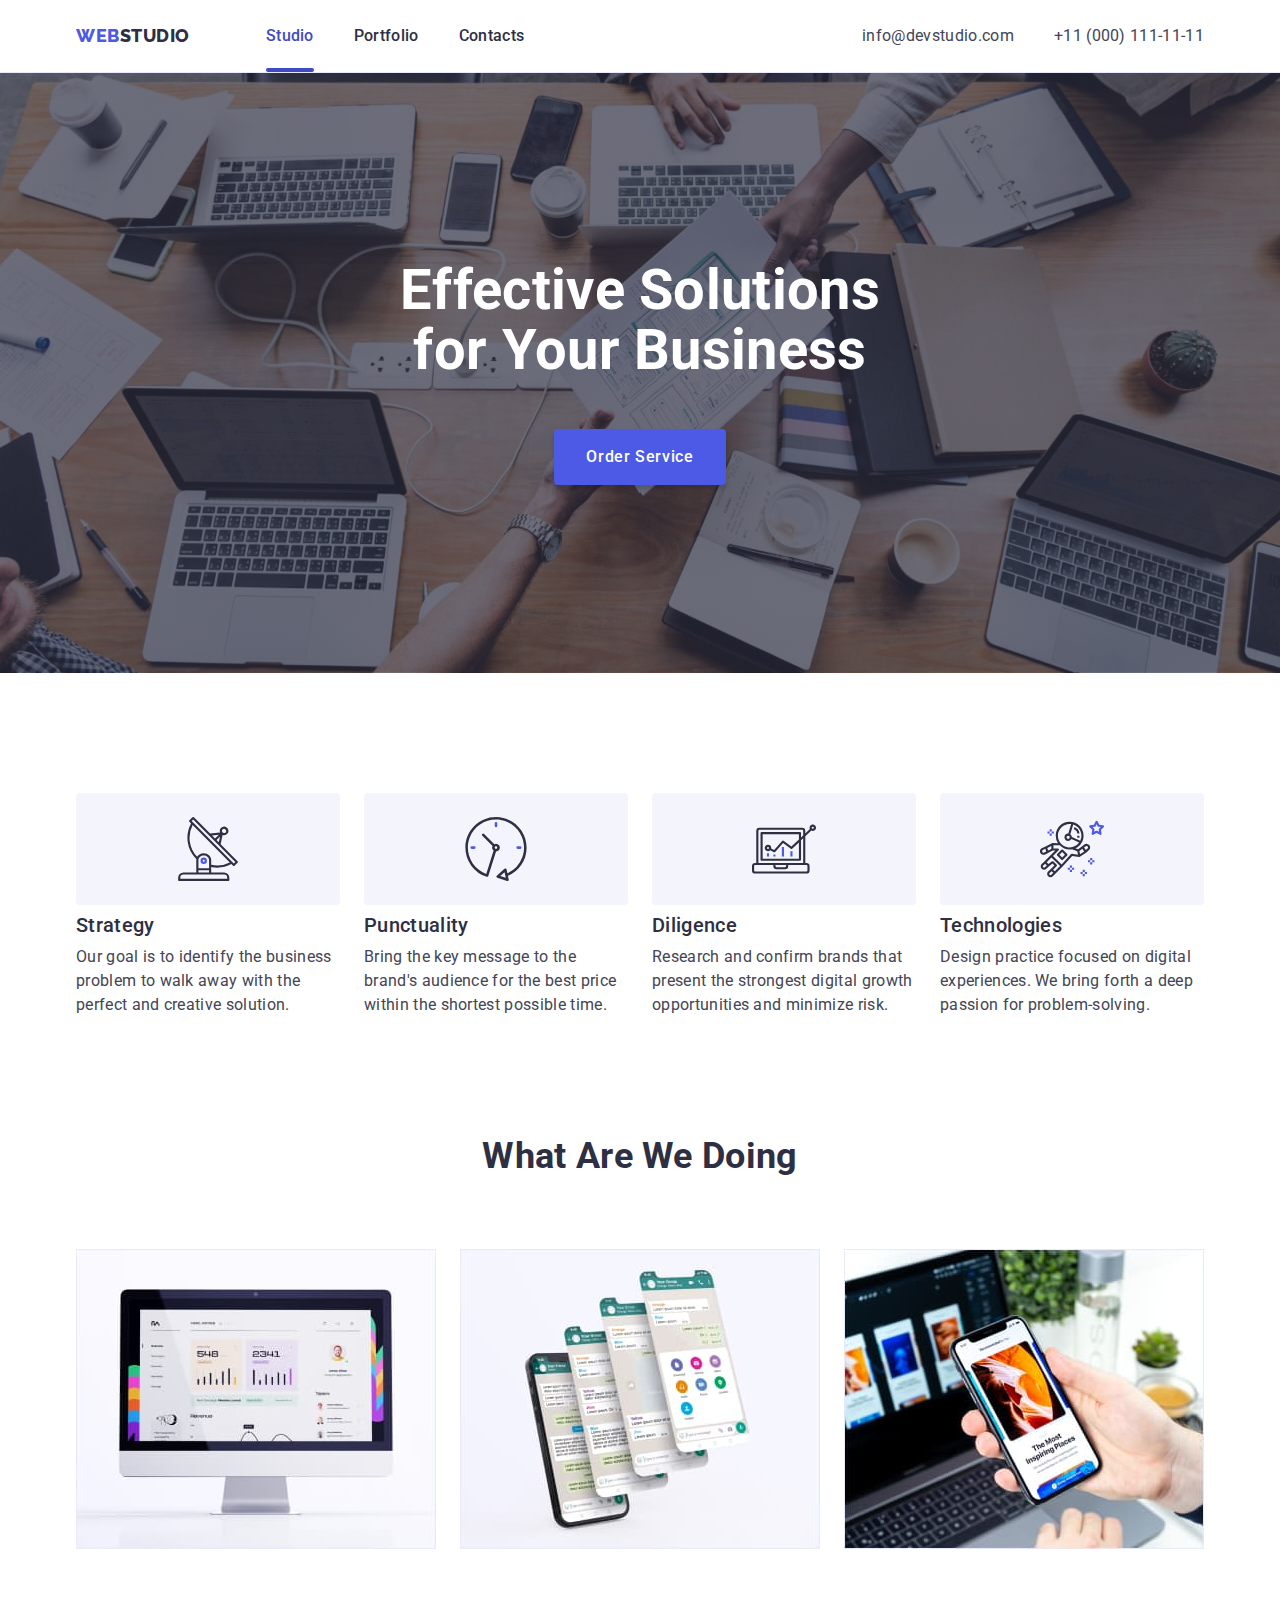
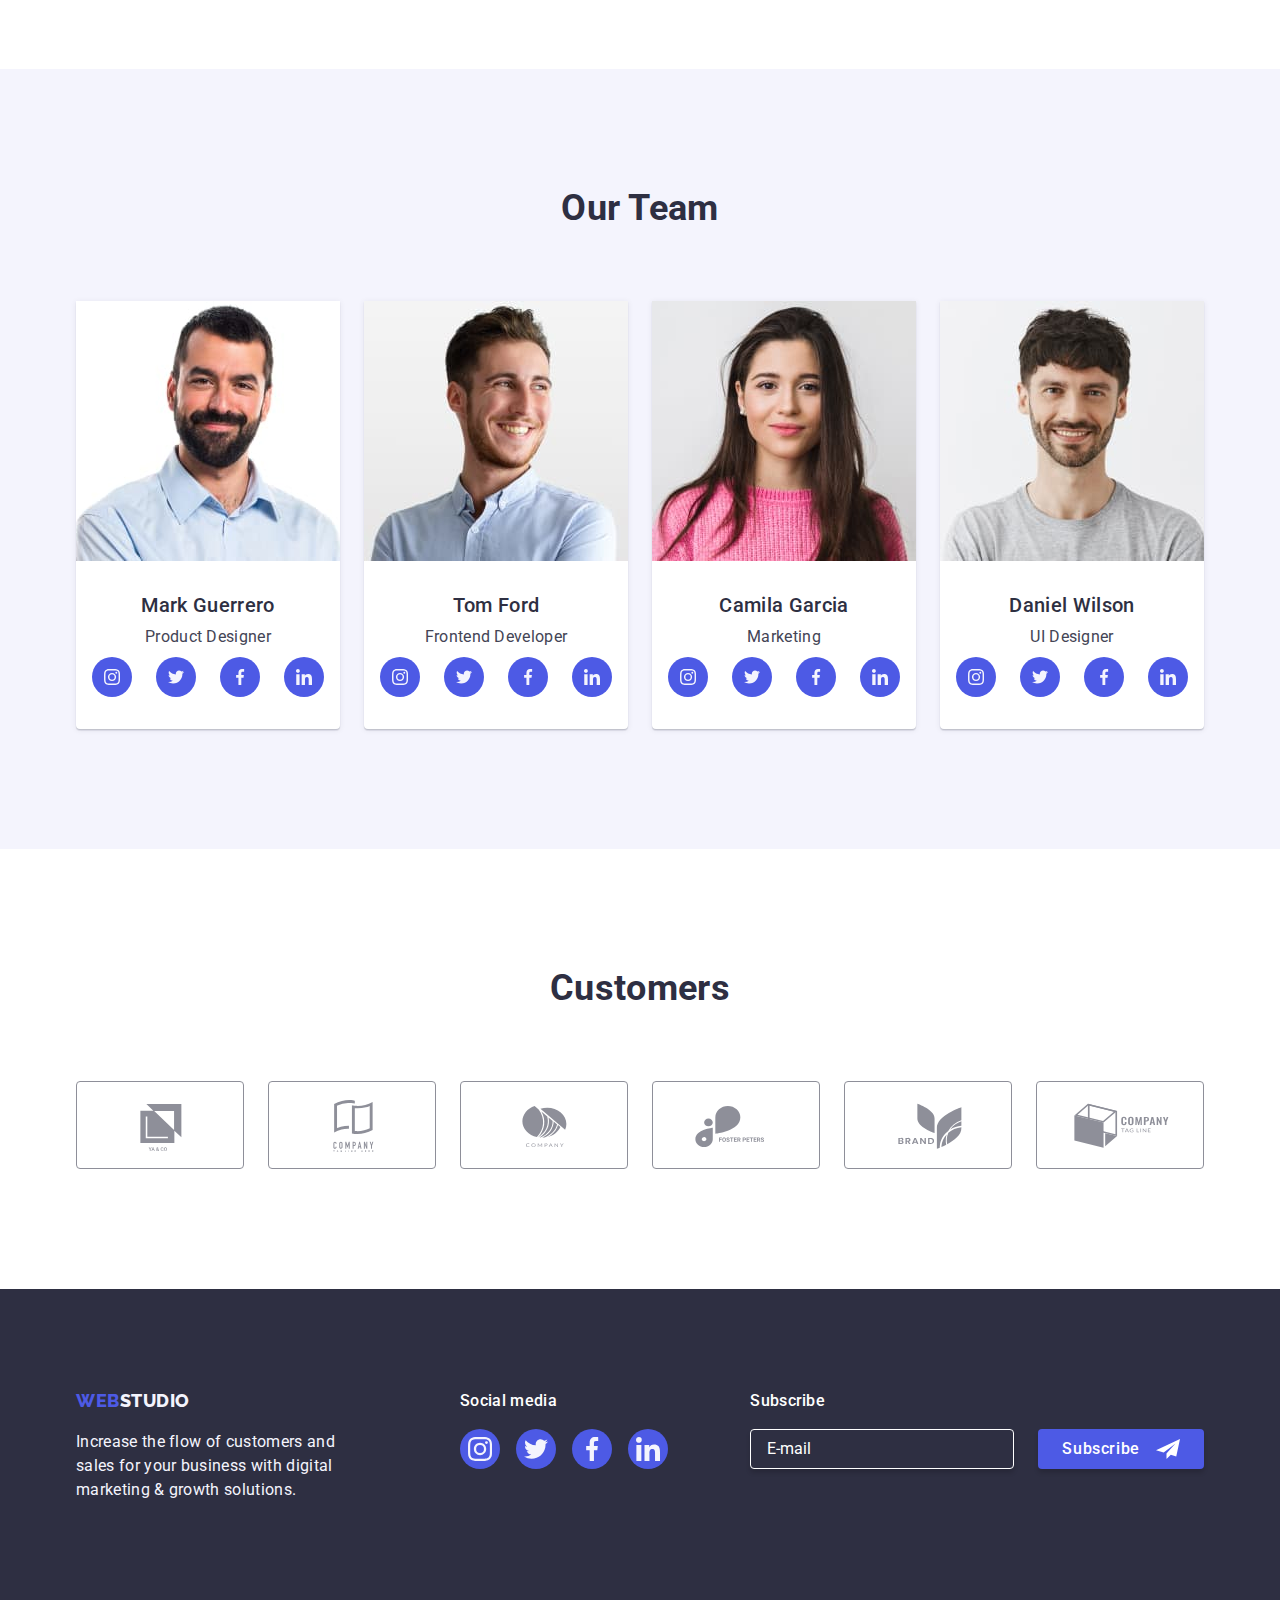
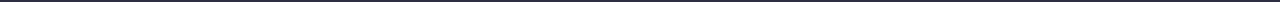
<file: index.html>
<!DOCTYPE html>
<html lang="en">
	<head>
		<meta charset="UTF-8" />
		<meta http-equiv="X-UA-Compatible" content="IE=edge" />
		<meta name="viewport" content="width=device-width, initial-scale=1.0" />
		<title>WebStudio</title>
		<link rel="preconnect" href="https://fonts.googleapis.com" />
		<link rel="preconnect" href="https://fonts.gstatic.com" crossorigin />
		<link
			href="https://fonts.googleapis.com/css2?family=Raleway:wght@800&family=Roboto:wght@400;500;700&display=swap"
			rel="stylesheet"
		/>
		<link
			rel="stylesheet"
			href="https://cdnjs.cloudflare.com/ajax/libs/modern-normalize/1.1.0/modern-normalize.min.css"
		/>
		<link rel="stylesheet" href="./css/ad.css" />
	</head>
	<body>
		<header class="header-decorat">
			<!-- Top line -->
			<div class="container main-nav">
				<nav class="header">
					<a href="./index.html" class="logo">
						<span class="logo-web">Web</span>Studio
					</a>

					<ul class="site-nav list">
						<li class="item">
							<a href="./index.html" class="link main-index">Studio</a>
						</li>
						<li class="item">
							<a href="./portfolio.html" class="link">Portfolio</a>
						</li>
						<li class="item"><a href="" class="link">Contacts</a></li>
					</ul>
				</nav>
				<button type="button" class="button-burger js-open-menu">
					<svg class="mobile-menu-icon" width="32" height="22">
						<use href="./images/symbol-defs-fix.svg#menu-burger"></use>
					</svg>
				</button>
				<address class="address">
					<ul class="list address-list">
						<li class="item">
							<a href="mailto:info@devstudio.com" class="address-link"
								>info@devstudio.com</a
							>
						</li>
						<li class="item">
							<a href="tel:+110001111111" class="address-link"
								>+11 (000) 111-11-11</a
							>
						</li>
					</ul>
				</address>
			</div>
			<div class="mobile-menu js-menu-container">
				<div class="mobile-menu-container">
					<button class="mobile-menu-close js-close-menu">
						<svg width="8" height="8">
							<use href="./images/symbol-defs-fix.svg#close-black"></use>
						</svg>
					</button>
					<ul class="site-nav-mobile list">
						<li class="item-mobile">
							<a href="./index.html" class="link-mobile main-index">Studio</a>
						</li>
						<li class="item-mobile">
							<a href="./portfolio.html" class="link-mobile">Portfolio</a>
						</li>
						<li class="item-mobile">
							<a href="" class="link-mobile">Contacts</a>
						</li>
					</ul>
					<address class="address-mobile">
						<ul class="list address-list-mobile">
							<li class="item-mobile-address">
								<a href="tel:+110001111111" class="address-link-mobile"
									>+11 (000) 111-11-11</a
								>
							</li>
							<li class="item-mobile-address">
								<a href="mailto:info@devstudio.com" class="address-link-mail"
									>info@devstudio.com</a
								>
							</li>
						</ul>
					</address>
					<ul class="mobile-social">
						<li class="footer-item-mobile">
							<a href="" class="mobile-link">
								<svg width="24" height="24">
									<use href="./images/symbol-defs-fix.svg#instagram"></use></svg
							></a>
						</li>
						<li class="footer-item-mobile">
							<a href="" class="mobile-link"
								><svg width="24" height="24">
									<use href="./images/symbol-defs-fix.svg#twitter"></use>
								</svg>
							</a>
						</li>
						<li class="footer-item-mobile">
							<a href="" class="mobile-link"
								><svg width="24" height="24">
									<use href="./images/symbol-defs-fix.svg#facebook"></use>
								</svg>
							</a>
						</li>
						<li class="footer-item-mobile">
							<a href="" class="mobile-link"
								><svg width="24" height="24">
									<use href="./images/symbol-defs-fix.svg#linkedin"></use></svg
							></a>
						</li>
					</ul>
				</div>
			</div>
		</header>

		<main>
			<!-- hero image -->
			<section class="hero">
				<div class="container">
					<h1 class="hero-titel">Effective Solutions for Your Business</h1>
					<button type="button" class="hero-button" data-modal-open>
						Order Service
					</button>
				</div>
			</section>

			<!-- Feature -->
			<section class="section">
				<div class="container">
					<h2 class="visually-hidden">Feature</h2>
					<ul class="feature-list">
						<li class="calc">
							<div class="feature-item">
								<svg class="icon-feature" width="64" height="64">
									<use href="./images/symbol-defs-fix.svg#antenna"></use>
								</svg>
							</div>
							<h3 class="feature-title">Strategy</h3>
							<p class="text">
								Our goal is to identify the business problem to walk away with
								the perfect and creative solution.
							</p>
						</li>
						<li class="calc">
							<div class="feature-item">
								<svg class="icon-feature" width="64" height="64">
									<use href="./images/symbol-defs-fix.svg#clock"></use>
								</svg>
							</div>
							<h3 class="feature-title">Punctuality</h3>
							<p class="text">
								Bring the key message to the brand's audience for the best price
								within the shortest possible time.
							</p>
						</li>
						<li class="calc">
							<div class="feature-item">
								<svg class="icon-feature" width="64" height="64">
									<use href="./images/symbol-defs-fix.svg#diagram"></use>
								</svg>
							</div>
							<h3 class="feature-title">Diligence</h3>
							<p class="text">
								Research and confirm brands that present the strongest digital
								growth opportunities and minimize risk.
							</p>
						</li>
						<li class="calc">
							<div class="feature-item">
								<svg class="icon-feature" width="64" height="64">
									<use href="./images/symbol-defs-fix.svg#astronaut"></use>
								</svg>
							</div>
							<h3 class="feature-title">Technologies</h3>
							<p class="text">
								Design practice focused on digital experiences. We bring forth a
								deep passion for problem-solving.
							</p>
						</li>
					</ul>
				</div>
			</section>

			<!-- What are we doing -->
			<section class="section works">
				<div class="container">
					<h2 class="section-title">What are we doing</h2>
					<ul class="work list">
						<li class="item">
							<img
								src="./images/example.jpg"
								alt="examples of work"
								width="360"
							/>
						</li>
						<li class="item">
							<img
								src="./images/example_2.jpg"
								alt="examples of work"
								width="360"
							/>
						</li>
						<li class="item">
							<img
								src="./images/example_3.jpg"
								alt="examples of work"
								width="360"
							/>
						</li>
					</ul>
				</div>
			</section>

			<!-- Our Team -->
			<section class="section team">
				<div class="container">
					<h2 class="section-title">Our Team</h2>
					<ul class="team-list">
						<li class="team-card">
							<img
								srcset="./images/photo_mark_guerrero@2x.jpg 2x"
								src="./images/photo_mark_guerrero.jpg"
								alt="Photo Mark Guerrero"
								width="264"
							/>
							<div class="team-person">
								<h3 class="team-title">Mark Guerrero</h3>
								<p class="team-text">Product Designer</p>
								<ul class="social-list">
									<li class="social-item">
										<a href="" class="social"
											><svg width="16" height="16">
												<use
													href="./images/symbol-defs-fix.svg#instagram"
												></use></svg
										></a>
									</li>
									<li class="social-item">
										<a href="" class="social"
											><svg width="16" height="16">
												<use
													href="./images/symbol-defs-fix.svg#twitter"
												></use></svg
										></a>
									</li>
									<li class="social-item">
										<a href="" class="social"
											><svg width="16" height="16">
												<use
													href="./images/symbol-defs-fix.svg#facebook"
												></use></svg
										></a>
									</li>
									<li class="social-item">
										<a href="" class="social"
											><svg width="16" height="16">
												<use
													href="./images/symbol-defs-fix.svg#linkedin"
												></use></svg
										></a>
									</li>
								</ul>
							</div>
						</li>
						<li class="team-card">
							<img
								srcset="./images/photo_tom_ford@2x.jpg 2x"
								src="./images/photo_tom_ford.jpg"
								alt="Photo Tom Ford"
								width="264"
							/>
							<div class="team-person">
								<h3 class="team-title">Tom Ford</h3>
								<p class="team-text">Frontend Developer</p>
								<ul class="social-list">
									<li class="social-item">
										<a href="" class="social"
											><svg width="16" height="16">
												<use
													href="./images/symbol-defs-fix.svg#instagram"
												></use></svg
										></a>
									</li>
									<li class="social-item">
										<a href="" class="social"
											><svg width="16" height="16">
												<use
													href="./images/symbol-defs-fix.svg#twitter"
												></use></svg
										></a>
									</li>
									<li class="social-item">
										<a href="" class="social"
											><svg width="16" height="16">
												<use
													href="./images/symbol-defs-fix.svg#facebook"
												></use></svg
										></a>
									</li>
									<li class="social-item">
										<a href="" class="social"
											><svg width="16" height="16">
												<use
													href="./images/symbol-defs-fix.svg#linkedin"
												></use></svg
										></a>
									</li>
								</ul>
							</div>
						</li>
						<li class="team-card">
							<img
								srcset="./images/photo_camila_garcia@2x.jpg 2x"
								src="./images/photo_camila_garcia.jpg"
								alt="Photo Camila Garcia"
								width="264"
							/>
							<div class="team-person">
								<h3 class="team-title">Camila Garcia</h3>
								<p class="team-text">Marketing</p>
								<ul class="social-list">
									<li class="social-item">
										<a href="" class="social"
											><svg width="16" height="16">
												<use
													href="./images/symbol-defs-fix.svg#instagram"
												></use></svg
										></a>
									</li>
									<li class="social-item">
										<a href="" class="social"
											><svg width="16" height="16">
												<use
													href="./images/symbol-defs-fix.svg#twitter"
												></use></svg
										></a>
									</li>
									<li class="social-item">
										<a href="" class="social"
											><svg width="16" height="16">
												<use
													href="./images/symbol-defs-fix.svg#facebook"
												></use></svg
										></a>
									</li>
									<li class="social-item">
										<a href="" class="social"
											><svg width="16" height="16">
												<use
													href="./images/symbol-defs-fix.svg#linkedin"
												></use></svg
										></a>
									</li>
								</ul>
							</div>
						</li>
						<li class="team-card">
							<img
								srcset="./images/photo_daniel_wilson@2x.jpg 2x"
								src="./images/photo_daniel_wilson.jpg"
								alt="Photo Daniel Wilson"
								width="264"
							/>
							<div class="team-person">
								<h3 class="team-title">Daniel Wilson</h3>
								<p class="team-text">UI Designer</p>
								<ul class="social-list">
									<li class="social-item">
										<a href="" class="social"
											><svg width="16" height="16">
												<use
													href="./images/symbol-defs-fix.svg#instagram"
												></use></svg
										></a>
									</li>
									<li class="social-item">
										<a href="" class="social"
											><svg width="16" height="16">
												<use
													href="./images/symbol-defs-fix.svg#twitter"
												></use></svg
										></a>
									</li>
									<li class="social-item">
										<a href="" class="social"
											><svg width="16" height="16">
												<use
													href="./images/symbol-defs-fix.svg#facebook"
												></use></svg
										></a>
									</li>
									<li class="social-item">
										<a href="" class="social"
											><svg width="16" height="16">
												<use
													href="./images/symbol-defs-fix.svg#linkedin"
												></use></svg
										></a>
									</li>
								</ul>
							</div>
						</li>
					</ul>
				</div>
			</section>
			<!-- Customers -->
			<section class="section section-customers">
				<div class="container">
					<h2 class="section-title">Customers</h2>
					<ul class="customers list">
						<li class="customers-item">
							<a href="" class="customers-icon"
								><svg class="customers-logo" width="104px" height="56px">
									<use href="./images/symbol-defs-fix.svg#client-1"></use></svg
							></a>
						</li>
						<li class="customers-item">
							<a href="" class="customers-icon"
								><svg class="customers-logo" width="104px" height="56px">
									<use href="./images/symbol-defs-fix.svg#client-2"></use></svg
							></a>
						</li>
						<li class="customers-item">
							<a href="" class="customers-icon"
								><svg class="customers-logo" width="104px" height="56px">
									<use href="./images/symbol-defs-fix.svg#client-3"></use></svg
							></a>
						</li>
						<li class="customers-item">
							<a href="" class="customers-icon"
								><svg class="customers-logo" width="104px" height="56px">
									<use href="./images/symbol-defs-fix.svg#client-4"></use></svg
							></a>
						</li>
						<li class="customers-item">
							<a href="" class="customers-icon"
								><svg class="customers-logo" width="104px" height="56px">
									<use href="./images/symbol-defs-fix.svg#client-5"></use></svg
							></a>
						</li>
						<li class="customers-item">
							<a href="" class="customers-icon"
								><svg class="customers-logo" width="104px" height="56px">
									<use href="./images/symbol-defs-fix.svg#client-6"></use></svg
							></a>
						</li>
					</ul>
				</div>
			</section>
		</main>

		<!-- footer -->
		<footer class="footer">
			<div class="container position">
				<div class="footer-section">
					<a href="./index.html" class="footer-logo">
						<span class="footer-web">Web</span>Studio
					</a>
					<p class="footer-text">
						Increase the flow of customers and sales for your business with
						digital marketing & growth solutions.
					</p>
				</div>
				<div class="footer-social">
					<p class="link">Social media</p>
					<ul class="footer-list">
						<li class="footer-item">
							<a href="" class="footer-link">
								<svg width="24" height="24">
									<use href="./images/symbol-defs-fix.svg#instagram"></use></svg
							></a>
						</li>
						<li class="footer-item">
							<a href="" class="footer-link"
								><svg width="24" height="24">
									<use href="./images/symbol-defs-fix.svg#twitter"></use>
								</svg>
							</a>
						</li>
						<li class="footer-item">
							<a href="" class="footer-link"
								><svg width="24" height="24">
									<use href="./images/symbol-defs-fix.svg#facebook"></use>
								</svg>
							</a>
						</li>
						<li class="footer-item">
							<a href="" class="footer-link"
								><svg width="24" height="24">
									<use href="./images/symbol-defs-fix.svg#linkedin"></use></svg
							></a>
						</li>
					</ul>
				</div>
				<div class="footer-subscribe">
					<p class="link">Subscribe</p>
					<form class="footer-form">
						<label>
							<input
								type="email"
								name="email"
								placeholder="E-mail"
								class="footer-label"
							/>
						</label>
						<button type="submit" class="footer-button">
							Subscribe<svg class="subscribe-icon" width="24" height="24">
								<use href="./images/symbol-defs-fix.svg#frame-3"></use>
							</svg>
						</button>
					</form>
				</div>
			</div>
		</footer>
		<div class="backdrop is-hidden" data-modal>
			<div class="modal">
				<button class="modal-button" data-modal-close>
					<svg class="modal-icon" width="8" height="8">
						<use href="./images/symbol-defs-fix.svg#close-black"></use>
					</svg>
				</button>

				<!-- form -->
				<form class="form">
					<p class="form-title">
						Leave your contacts and we will call you back
					</p>

					<label class="form-label"
						><span class="form-text">Name</span>
						<span class="form-position">
							<input type="text" name="username" class="form-input" />
							<svg class="form-icon" width="18" height="24">
								<use href="./images/symbol-defs-fix.svg#person-form"></use>
							</svg>
						</span>
					</label>

					<label class="form-label"
						><span class="form-text">Phone</span>
						<span class="form-position">
							<input type="tel" name="phone_number" class="form-input" /><svg
								class="form-icon"
								width="18"
								height="24"
							>
								<use
									href="./images/symbol-defs-fix.svg#phone-form"
								></use></svg></span
					></label>

					<label class="form-label"
						><span class="form-text">Email</span>
						<span class="form-position">
							<input type="email" name="email" class="form-input" /><svg
								class="form-icon"
								width="18"
								height="24"
							>
								<use
									href="./images/symbol-defs-fix.svg#email-form"
								></use></svg></span
					></label>

					<label class="form-label"
						><span class="form-text">Comment</span
						><textarea
							name="comment"
							cols="30"
							rows="10"
							placeholder="Text input"
							class="form-comment"
						></textarea>
					</label>

					<label class="policy"
						><input
							type="checkbox"
							name="policy"
							class="checkbox visually-hidden"
						/><svg class="checkbox-icon" width="10" height="8">
							<use href="./images/symbol-defs-fix.svg#checkbox"></use></svg
						><span class="policy-text"
							>I accept the terms and conditions of the
							<a href="" class="policy-link">Privacy Policy</a></span
						>
					</label>

					<button type="submit" class="hero-button">Send</button>
				</form>
			</div>
		</div>
		<script src="./js/modal.js"></script>
		<script src="./js/mobile-menu.js"></script>
	</body>
</html>
</file>
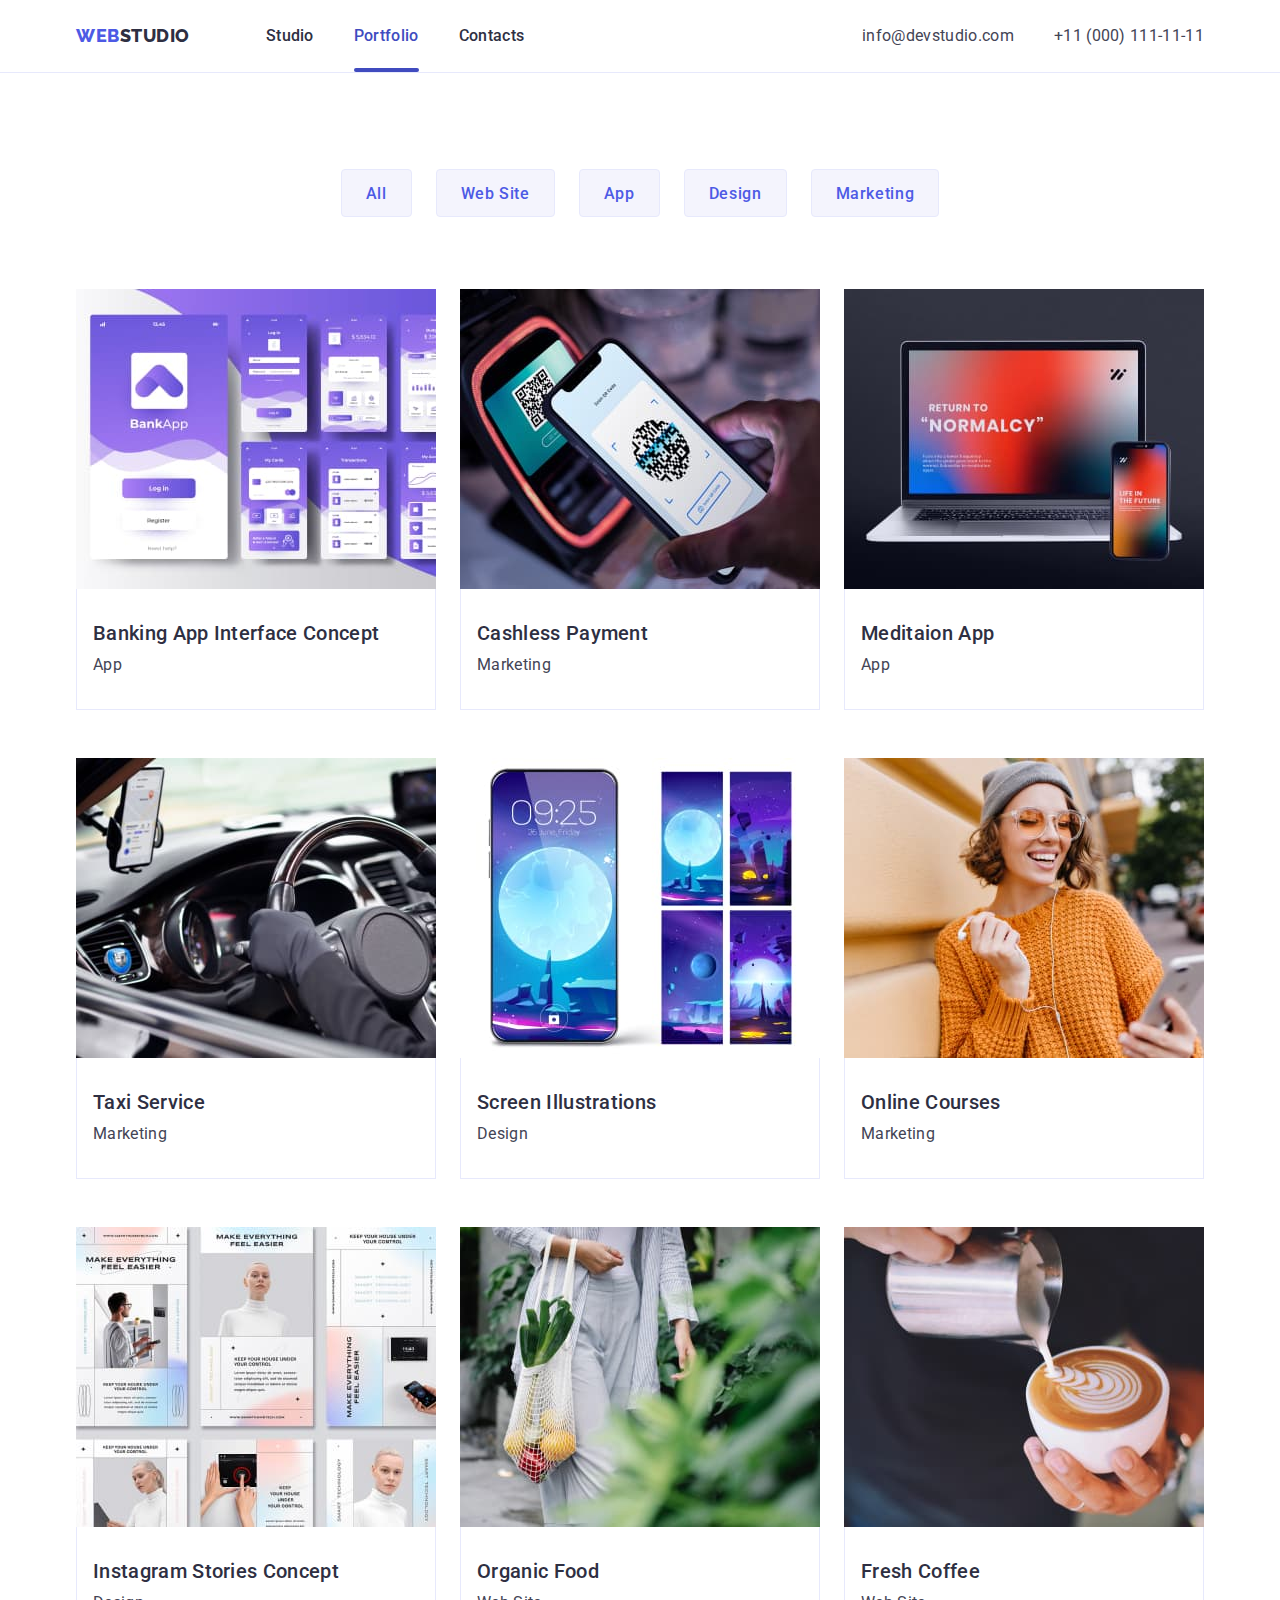
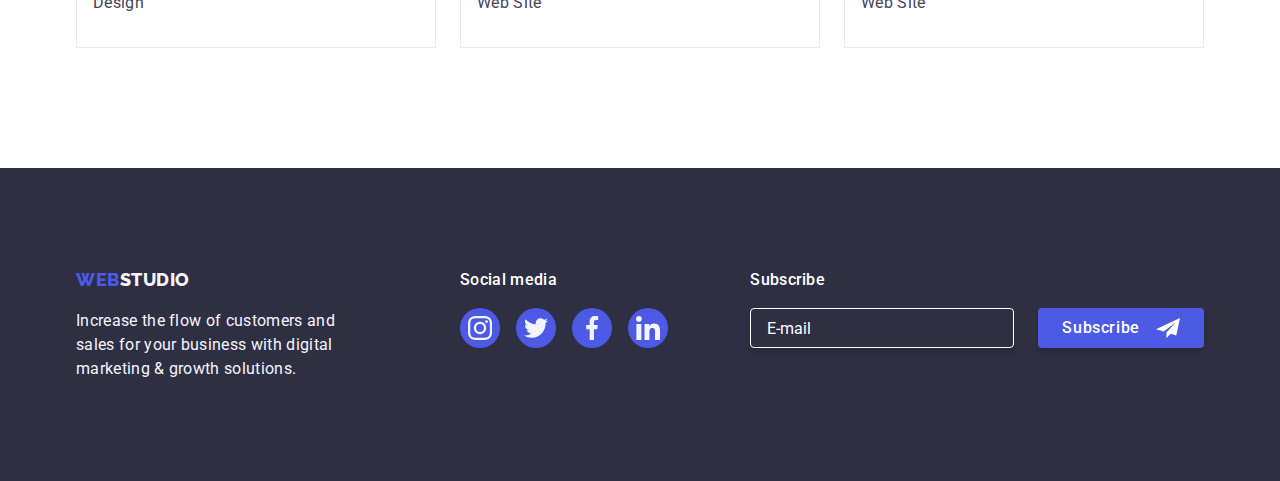
<file: portfolio.html>
<!DOCTYPE html>
<html lang="en">
	<head>
		<meta charset="UTF-8" />
		<meta http-equiv="X-UA-Compatible" content="IE=edge" />
		<meta name="viewport" content="width=device-width, initial-scale=1.0" />
		<title>Portfolio</title>
		<link rel="preconnect" href="https://fonts.googleapis.com" />
		<link rel="preconnect" href="https://fonts.gstatic.com" crossorigin />
		<link
			href="https://fonts.googleapis.com/css2?family=Raleway:wght@800&family=Roboto:wght@400;500;700&display=swap"
			rel="stylesheet"
		/>
		<link
			rel="stylesheet"
			href="https://cdnjs.cloudflare.com/ajax/libs/modern-normalize/1.1.0/modern-normalize.min.css"
		/>
		<link rel="stylesheet" href="./css/ad.css" />
	</head>
	<body>
		<header class="header-decorat">
			<!-- Top line -->
			<div class="container main-nav">
				<nav class="header">
					<a href="./index.html" class="logo">
						<span class="logo-web">Web</span>Studio
					</a>

					<ul class="site-nav list">
						<li class="item"><a href="./index.html" class="link">Studio</a></li>
						<li class="item">
							<a href="./portfolio.html" class="link main-index">Portfolio</a>
						</li>
						<li class="item"><a href="" class="link">Contacts</a></li>
					</ul>
				</nav>

				<address class="address">
					<ul class="list address-list">
						<li class="item">
							<a href="mailto:info@devstudio.com" class="address-link"
								>info@devstudio.com</a
							>
						</li>
						<li class="item">
							<a href="tel:+110001111111" class="address-link"
								>+11 (000) 111-11-11</a
							>
						</li>
					</ul>
				</address>
			</div>
		</header>

		<main>
			<section class="section portfolio">
				<div class="container">
					<h1 class="visually-hidden">Portfolio</h1>
					<ul class="portfolio-section">
						<li class="portfolio-item">
							<button type="button" class="portfolio-button">All</button>
						</li>
						<li class="portfolio-item">
							<button type="button" class="portfolio-button">Web Site</button>
						</li>
						<li class="portfolio-item">
							<button type="button" class="portfolio-button">App</button>
						</li>
						<li class="portfolio-item">
							<button type="button" class="portfolio-button">Design</button>
						</li>
						<li class="portfolio-item">
							<button type="button" class="portfolio-button">Marketing</button>
						</li>
					</ul>

					<ul class="portfolio-list">
						<li class="item">
							<a class="portfolio-link" href="#">
								<div class="portfolio-position">
									<img
										src="./images/banking_app.jpg"
										alt="Banking App Interface Concept"
										width="360"
									/>
									<p class="portfolio-hover">
										14 Stylish and User-Friendly App Design Concepts · Task
										Manager App · Calorie Tracker App · Exotic Fruit Ecommerce
										App · Cloud Storage App
									</p>
								</div>
								<div class="border">
									<h3 class="portfolio-title">Banking App Interface Concept</h3>
									<p class="portfolio-text">App</p>
								</div>
							</a>
						</li>
						<li class="item">
							<a class="portfolio-link" href="#">
								<div class="portfolio-position">
									<img
										src="./images/cashless_payment.jpg"
										alt="Cashless Payment"
										width="360"
									/>
									<p class="portfolio-hover">
										14 Stylish and User-Friendly App Design Concepts · Task
										Manager App · Calorie Tracker App · Exotic Fruit Ecommerce
										App · Cloud Storage App
									</p>
								</div>
								<div class="border">
									<h3 class="portfolio-title">Cashless Payment</h3>
									<p class="portfolio-text">Marketing</p>
								</div>
							</a>
						</li>
						<li class="item">
							<a class="portfolio-link" href="#">
								<div class="portfolio-position">
									<img
										src="./images/meditaion_app.jpg"
										alt="Meditaion App"
										width="360"
									/>
									<p class="portfolio-hover">
										14 Stylish and User-Friendly App Design Concepts · Task
										Manager App · Calorie Tracker App · Exotic Fruit Ecommerce
										App · Cloud Storage App
									</p>
								</div>
								<div class="border">
									<h3 class="portfolio-title">Meditaion App</h3>
									<p class="portfolio-text">App</p>
								</div>
							</a>
						</li>
						<li class="item">
							<a class="portfolio-link" href="#"
								><div class="portfolio-position">
									<img
										src="./images/taxi_service.jpg"
										alt="Taxi Service"
										width="360"
									/>
									<p class="portfolio-hover">
										14 Stylish and User-Friendly App Design Concepts · Task
										Manager App · Calorie Tracker App · Exotic Fruit Ecommerce
										App · Cloud Storage App
									</p>
								</div>
								<div class="border">
									<h3 class="portfolio-title">Taxi Service</h3>
									<p class="portfolio-text">Marketing</p>
								</div>
							</a>
						</li>
						<li class="item">
							<a class="portfolio-link" href="#"
								><div class="portfolio-position">
									<img
										src="./images/screen_illustrations.jpg"
										alt="Screen Illustrations"
										width="360"
									/>
									<p class="portfolio-hover">
										14 Stylish and User-Friendly App Design Concepts · Task
										Manager App · Calorie Tracker App · Exotic Fruit Ecommerce
										App · Cloud Storage App
									</p>
								</div>
								<div class="border">
									<h3 class="portfolio-title">Screen Illustrations</h3>
									<p class="portfolio-text">Design</p>
								</div>
							</a>
						</li>
						<li class="item">
							<a class="portfolio-link" href="#"
								><div class="portfolio-position">
									<img
										src="./images/online_courses.jpg"
										alt="Online Courses"
										width="360"
									/>
									<p class="portfolio-hover">
										14 Stylish and User-Friendly App Design Concepts · Task
										Manager App · Calorie Tracker App · Exotic Fruit Ecommerce
										App · Cloud Storage App
									</p>
								</div>
								<div class="border">
									<h3 class="portfolio-title">Online Courses</h3>
									<p class="portfolio-text">Marketing</p>
								</div>
							</a>
						</li>
						<li class="item">
							<a class="portfolio-link" href="#"
								><div class="portfolio-position">
									<img
										src="./images/instagram_stories.jpg"
										alt="Instagram Stories Concept"
										width="360"
									/>
									<p class="portfolio-hover">
										14 Stylish and User-Friendly App Design Concepts · Task
										Manager App · Calorie Tracker App · Exotic Fruit Ecommerce
										App · Cloud Storage App
									</p>
								</div>
								<div class="border">
									<h3 class="portfolio-title">Instagram Stories Concept</h3>
									<p class="portfolio-text">Design</p>
								</div>
							</a>
						</li>
						<li class="item">
							<a class="portfolio-link" href="#"
								><div class="portfolio-position">
									<img
										src="./images/organic_food.jpg"
										alt="Organic Food"
										width="360"
									/>
									<p class="portfolio-hover">
										14 Stylish and User-Friendly App Design Concepts · Task
										Manager App · Calorie Tracker App · Exotic Fruit Ecommerce
										App · Cloud Storage App
									</p>
								</div>
								<div class="border">
									<h3 class="portfolio-title">Organic Food</h3>
									<p class="portfolio-text">Web Site</p>
								</div>
							</a>
						</li>
						<li class="item">
							<a class="portfolio-link" href="#"
								><div class="portfolio-position">
									<img
										src="./images/fresh_coffee.jpg"
										alt="Fresh Coffee"
										width="360"
									/>
									<p class="portfolio-hover">
										14 Stylish and User-Friendly App Design Concepts · Task
										Manager App · Calorie Tracker App · Exotic Fruit Ecommerce
										App · Cloud Storage App
									</p>
								</div>
								<div class="border">
									<h3 class="portfolio-title">Fresh Coffee</h3>
									<p class="portfolio-text">Web Site</p>
								</div>
							</a>
						</li>
					</ul>
				</div>
			</section>
		</main>

		<!-- footer -->
		<footer class="footer">
			<div class="container position">
				<div class="footer-section">
					<a href="./index.html" class="footer-logo">
						<span class="footer-web">Web</span>Studio
					</a>
					<p class="footer-text">
						Increase the flow of customers and sales for your business with
						digital marketing & growth solutions.
					</p>
				</div>
				<div class="footer-social">
					<p class="link">Social media</p>
					<ul class="footer-list">
						<li class="footer-item">
							<a href="" class="footer-link">
								<svg width="24" height="24">
									<use href="./images/symbol-defs-fix.svg#instagram"></use></svg
							></a>
						</li>
						<li class="footer-item">
							<a href="" class="footer-link"
								><svg width="24" height="24">
									<use href="./images/symbol-defs-fix.svg#twitter"></use>
								</svg>
							</a>
						</li>
						<li class="footer-item">
							<a href="" class="footer-link"
								><svg width="24" height="24">
									<use href="./images/symbol-defs-fix.svg#facebook"></use>
								</svg>
							</a>
						</li>
						<li class="footer-item">
							<a href="" class="footer-link"
								><svg width="24" height="24">
									<use href="./images/symbol-defs-fix.svg#linkedin"></use></svg
							></a>
						</li>
					</ul>
				</div>
				<div class="footer-subscribe">
					<p class="link">Subscribe</p>
					<form class="footer-form">
						<label>
							<input
								type="email"
								name="email"
								placeholder="E-mail"
								class="footer-label"
							/>
						</label>
						<button type="submit" class="footer-button">
							Subscribe<svg class="subscribe-icon" width="24" height="24">
								<use href="./images/symbol-defs-fix.svg#frame-3"></use>
							</svg>
						</button>
					</form>
				</div>
			</div>
		</footer>
	</body>
</html>
</file>
<file: css/ad.css>
:root {
	--primary-text-color: #2e2f42;
	--title-text-color: #434455;
	--button-text-color: #4d5ae5;
	--button-hover-color: #404bbf;
	--button-filter-color: #e7e9fc;
	--background-section-color: #f4f4fd;
	--background-color: #ffffff;
	--border-color: #8e8f99;
	--footer-hover-color: #31d0aa;
	--background-modal-color: #fcfcfc;
}

body {
	margin: 0;
	background-color: var(--background-color);
	color: var(--title-text-color);

	font-family: 'Roboto', sans-serif;
	font-weight: 400;
	font-size: 16px;
	line-height: 1.5;
	letter-spacing: 0.02em;
}

* {
	box-sizing: border-box;
}

img {
	display: block;
}

h1,
h2,
h3 {
	margin-top: 0;
	margin-bottom: 0;
}

.list {
	margin: 0;
	padding: 0;

	list-style: none;
}

.container {
	width: 100%;

	padding-left: 16px;
	padding-right: 16px;
}

@media screen and (min-width: 480px) {
	.container {
		max-width: 428px;
		margin-left: auto;
		margin-right: auto;
	}
}

@media screen and (min-width: 768px) {
	.container {
		max-width: 768px;
	}
}

@media screen and (min-width: 1200px) {
	.container {
		max-width: 1158px;

		padding-right: 15px;
		padding-left: 15px;
	}

	.calc {
		width: calc((100% - 72px) / 4);
	}

	.customers-item {
		width: calc((100% - 120px) / 6);
	}

	.list {
		display: flex;
	}
}

/* MOBILE */

.main-nav {
	display: flex;
	align-items: center;
	justify-content: space-between;
	padding-top: 24px;
	padding-bottom: 24px;
}

/* logo */
.logo {
	color: var(--primary-text-color);
	text-decoration-line: none;

	font-family: 'Raleway', sans-serif;
	font-weight: 800;
	font-size: 18px;
	line-height: 1.33;

	letter-spacing: 0.03em;
	text-transform: uppercase;

	transition: color 250ms cubic-bezier(0.4, 0, 0.2, 1);

	/* outline: 2px solid tomato; */
}

.logo-web {
	color: var(--button-text-color);
}
.logo:hover,
.logo:focus {
	color: none;
}

.button-burger {
	border: none;
	padding: 0;
	background-color: transparent;
	line-height: 0;
	cursor: pointer;
	stroke: var(--primary-text-color);
	transition: background-color 250ms cubic-bezier(0.4, 0, 0.2, 1),
		stroke 250ms cubic-bezier(0.4, 0, 0.2, 1);
}

@media screen and (max-width: 767px) {
	.site-nav,
	.address {
		display: none;
	}
}

@media screen and (min-width: 768px) {
	.button-burger {
		display: none;
	}
}

.header-decorat {
	border-bottom: 1px solid var(--button-filter-color);
}

.mobile-menu {
	position: fixed;
	width: 100%;
	/* max-width: 428px; */
	height: 100%;
	/* height: 796px; */
	z-index: 1000;
	top: 0;
	left: 0;
	background: var(--background-color);

	opacity: 0;
	visibility: hidden;
	pointer-events: none;
	transition: opacity 250ms cubic-bezier(0.4, 0, 0.2, 1),
		visibility 250ms cubic-bezier(0.4, 0, 0.2, 1);
}

.mobile-menu.is-open {
	opacity: 1;
	visibility: visible;
	pointer-events: auto;
}

.mobile-menu-container {
	display: flex;
	flex-direction: column;
	position: relative;
	width: 100%;
	height: 100%;
	padding-left: 40px;
	padding-bottom: 40px;
}

.mobile-menu-close {
	position: absolute;
	display: flex;
	top: 24px;
	right: 24px;
	height: 24px;
	width: 24px;
	justify-content: center;
	align-items: center;
	/* cursor: pointer; */

	border-radius: 50%;
	background-color: var(--background-color);
	border: 1px solid rgba(0, 0, 0, 0.1);
	transition: background-color 250ms cubic-bezier(0.4, 0, 0.2, 1),
		fill 250ms cubic-bezier(0.4, 0, 0.2, 1);
}

.link-mobile {
	color: var(--primary-text-color);
	text-decoration-line: none;

	font-weight: 700;
	font-size: 36px;

	line-height: 1.2;
	transition: color 250ms cubic-bezier(0.4, 0, 0.2, 1);
}

.address-mobile {
	margin-top: auto;
}

.main-index {
	color: var(--button-hover-color);
}

.site-nav-mobile {
	padding-top: 80px;
}

.address-link-mobile {
	font-weight: 700;
	font-size: 36px;
	line-height: 1.11;
	color: var(--button-text-color);
	text-decoration-line: none;
	transition: color 250ms cubic-bezier(0.4, 0, 0.2, 1);
}

.address-link-mail {
	font-weight: 500;
	font-size: 20px;
	line-height: 1.2;
	color: var(--title-text-color);
	text-decoration-line: none;
	transition: color 250ms cubic-bezier(0.4, 0, 0.2, 1);
}

.item-mobile:not(:last-child) {
	margin-bottom: 40px;
}

.address-mobile {
	font-style: normal;
}

.item-mobile-address:not(:last-child) {
	margin-bottom: 40px;
}

.link-mobile:hover,
.address-link-mobile:hover,
.address-link-mail:hover,
.mobile-social .footer-link:hover {
	color: var(--button-hover-color);
}

.button-burger:hover {
	stroke: var(--button-hover-color);
}

.mobile-menu-close:hover,
.mobile-link:hover {
	background-color: var(--button-hover-color);
}

/* .mobile-menu .footer-item:not(:last-child) {
	margin-right: 54px;
} */

.mobile-social .footer-item-mobile {
	margin-right: calc((100% - 168px) / 4);
}

.mobile-menu .mobile-social {
	display: flex;
	margin-top: 48px;
	margin-bottom: 0;
	max-width: 328px;

	padding-left: 0;
	list-style: none;
}

.mobile-link {
	display: flex;
	height: 40px;
	width: 40px;
	justify-content: center;
	align-items: center;

	border-radius: 50%;
	background-color: var(--button-text-color);
	transition: background-color 250ms cubic-bezier(0.4, 0, 0.2, 1);
}
/* MENU-MOBILE-FINISH */

/* MENU-TABLET-START */

@media screen and (min-width: 768px) and (max-width: 1199px) {
	.main-nav {
		padding-top: 0;
		padding-bottom: 0;
	}

	.header {
		padding-top: 24px;
		padding-bottom: 24px;
	}

	/* .address {
		padding-top: 8px;
		padding-bottom: 8px;
	} */
}

@media screen and (min-width: 768px) {
	.header {
		display: flex;
	}

	.site-nav {
		display: flex;
	}

	.site-nav .item:not(:last-child) {
		margin-right: 40px;
	}

	.item {
		position: relative;
	}

	.link {
		color: var(--primary-text-color);
		text-decoration-line: none;

		font-weight: 500;
		transition: color 250ms cubic-bezier(0.4, 0, 0.2, 1);
	}

	.main-index::after {
		position: absolute;
		content: '';
		display: block;

		width: 100%;
		height: 4px;
		bottom: -100%;
		background-color: var(--button-hover-color);

		border-radius: 2px;
	}

	.main-index {
		color: var(--button-hover-color);
	}

	.site-nav.list {
		margin-left: 120px;
	}

	.site-nav .link:hover,
	.site-nav .link:focus {
		color: var(--button-hover-color);
	}

	.address {
		font-style: normal;
		margin-left: auto;
	}

	.address-link {
		color: var(--title-text-color);
		font-size: 12px;
		text-decoration-line: none;
		transition: color 250ms cubic-bezier(0.4, 0, 0.2, 1);
	}

	.address-link:hover,
	.address-link:focus {
		color: var(--button-hover-color);
	}
}
/* MENU-TABLET-FINISH */

/* MENU-PC-START */

@media screen and (min-width: 1199px) {
	.site-nav.list {
		margin-left: 76px;
	}

	.address-list .item:not(:last-child) {
		margin-right: 40px;
	}

	.address-link {
		font-size: 16px;
	}
}

/* MENU-PC-FINISH */

/* hero */

/* MOBILE-START */

.hero {
	padding-top: 112px;
	padding-bottom: 112px;

	background-color: var(--primary-text-color);

	background-image: linear-gradient(
			rgba(46, 47, 66, 0.7),
			rgba(46, 47, 66, 0.7)
		),
		url(../images/bg-hero-mobile.jpg);
	background-repeat: no-repeat;
	background-position: center;
	background-size: cover;

	text-align: center;
}

@media screen and (min-device-pixel-ratio: 2) and (max-width: 767px),
	screen and (min-resolution: 192dpi) and (max-width: 767px),
	screen and (min-resolution: 2dppx) and (max-width: 767px) {
	.hero {
		background-image: linear-gradient(
				rgba(46, 47, 66, 0.7),
				rgba(46, 47, 66, 0.7)
			),
			url(../images/bg-hero-mobile@2x.jpg);
	}
}

.hero-titel {
	width: 320px;
	margin: 0 auto 72px;

	color: var(--background-color);
	font-weight: 700;
	font-size: 36px;
	line-height: 1.2;
}

.hero-button {
	display: block;
	min-width: 169px;

	padding: 16px 32px;
	margin: 0 auto;

	background-color: var(--button-text-color);
	border: var(--button-text-color);
	color: var(--background-color);
	cursor: pointer;
	font-weight: 500;
	font-size: 16px;
	line-height: 1.5;
	letter-spacing: 0.04em;
	text-align: center;
	box-shadow: 0px 4px 4px rgba(0, 0, 0, 0.15);
	border-radius: 4px;
	transition: background-color 250ms cubic-bezier(0.4, 0, 0.2, 1);
}

.hero-button:hover,
.hero-button:focus {
	background-color: var(--button-hover-color);
}
/* HERO-MOBILE-FINISH */

/* HERO-TABLET-START */

@media screen and (min-width: 768px) {
	.hero {
		background-image: linear-gradient(
				rgba(46, 47, 66, 0.7),
				rgba(46, 47, 66, 0.7)
			),
			url(../images/bg-hero-tabl.jpg);
	}
}

@media screen and (min-device-pixel-ratio: 2) and (min-width: 768px),
	screen and (min-resolution: 192dpi) and (min-width: 768px),
	screen and (min-resolution: 2dppx) and (min-width: 768px) {
	.hero {
		background-image: linear-gradient(
				rgba(46, 47, 66, 0.7),
				rgba(46, 47, 66, 0.7)
			),
			url(../images/bg-hero-tabl@2x.jpg);
	}
}

@media screen and (min-width: 768px) {
	.hero-titel {
		width: 496px;
		margin: 0 auto 36px;

		font-size: 56px;
		line-height: 1.07;
	}
}

/* HERO-TABLET-FINISH */

/* HERO-PC-START */

@media screen and (min-width: 1200px) {
	.hero {
		padding-top: 188px;
		padding-bottom: 188px;

		background-image: linear-gradient(
				rgba(46, 47, 66, 0.7),
				rgba(46, 47, 66, 0.7)
			),
			url(../images/bg-hero-pc.jpg);
	}
}

@media screen and (min-device-pixel-ratio: 2) and (min-width: 1200px),
	screen and (min-resolution: 192dpi) and (min-width: 1200px),
	screen and (min-resolution: 2dppx) and (min-width: 1200px) {
	.hero {
		background-image: linear-gradient(
				rgba(46, 47, 66, 0.7),
				rgba(46, 47, 66, 0.7)
			),
			url(../images/bg-hero-pc@2x.jpg);
	}
}

@media screen and (min-width: 1200px) {
	.hero-titel {
		margin-bottom: 48px;
	}
}

/* HERO-PC-FINISH */

/* section */

/* MOBILE-START */
.visually-hidden {
	position: absolute;
	white-space: nowrap;
	width: 1px;
	height: 1px;
	overflow: hidden;
	border: 0;
	padding: 0;
	clip: rect(0 0 0 0);
	clip-path: inset(50%);
	margin: -1px;
}

.section {
	padding-top: 96px;
	padding-bottom: 96px;
}

.feature-list {
	margin: 0;
	padding-left: 0;
	list-style: none;
}

.feature-item {
	display: flex;
	height: 112px;
	background-color: var(--background-section-color);
	border-radius: 4px;
	justify-content: center;
	align-items: center;
}

@media (max-width: 1199px) {
	.feature-item {
		display: none;
	}
}

.feature-title,
.section-title {
	font-weight: 700;
	font-size: 36px;
	line-height: 1.2;
	text-align: center;
	color: var(--primary-text-color);
}

.feature-title {
	margin-bottom: 8px;
}

.feature-list .text {
	margin-top: 0;
	margin-bottom: 0;

	font-weight: 500;
}

.feature-list .calc:not(:last-child) {
	margin-bottom: 72px;
}
/* SECTION-MOBILE-FINISH */

/* SECTION-TABLET-START */

@media screen and (min-width: 768px) {
	.feature-list {
		display: flex;
		margin: 0;
		padding-left: 0;
		list-style: none;
	}

	.calc {
		width: calc((100% - 24px) / 2);
	}

	.feature-list .calc {
		margin-right: 24px;
		margin-bottom: 72px;
	}

	.feature-list .calc:nth-child(2n) {
		margin-right: 0;
	}

	.feature-list .calc:nth-last-child(-n + 2) {
		margin-bottom: 0;
	}

	.feature-title {
		text-align: left;
	}
}
@media screen and (min-width: 768px) and (max-width: 1199px) {
	.feature-list {
		flex-wrap: wrap;
	}
}
/* SECTION-TABLET-FINISH */

/* SECTION-PC-START */

@media screen and (min-width: 1199px) {
	.section {
		padding-top: 120px;
		padding-bottom: 120px;
	}

	.feature-list .calc:not(:last-child) {
		margin-right: 24px;
	}

	.feature-list .calc:not(:last-child) {
		margin-bottom: 0;
	}

	.feature-title {
		margin-top: 8px;
		margin-bottom: 8px;

		font-weight: 500;
		font-size: 20px;
	}

	.feature-list .text {
		font-weight: 400;
	}
}
/* SECTION-PC-FINISH */

/* what are we doing */

/* MOBILE-START */
@media (max-width: 1199px) {
	.section.works {
		display: none;
	}
}

/* MOBILE-FINISH */
.works {
	padding-top: 0;
}

.section-title {
	margin-top: 0;
	margin-bottom: 72px;

	color: var(--primary-text-color);
	text-transform: capitalize;
	font-weight: 700;
	font-size: 36px;
	line-height: 1.11;
	text-align: center;
}
.work .item:not(:last-child) {
	margin-right: 24px;
}

/* our team */

/* MOBILE-START */
.team {
	background-color: var(--background-section-color);
}

.team-title {
	margin-top: 0;
	margin-bottom: 8px;

	font-weight: 500;
	font-size: 20px;
	line-height: 1.2;
}

.team-card {
	background-color: var(--background-color);
	list-style: none;
	box-shadow: 0px 1px 6px rgba(46, 47, 66, 0.08),
		0px 1px 1px rgba(46, 47, 66, 0.16), 0px 2px 1px rgba(46, 47, 66, 0.08);
	border-radius: 0px 0px 4px 4px;

	transition: color 250ms cubic-bezier(0.4, 0, 0.2, 1);
}

.team-list {
	margin-top: 72px;
	padding-left: 0;
	margin: 0;
}

.team-card {
	margin-top: 72px;
	width: 264px;
	margin-right: auto;
	margin-left: auto;
}

.team-person {
	padding-top: 32px;
	padding-bottom: 32px;

	color: var(--primary-text-color);
	text-align: center;
}

.team-text {
	margin-top: 0;
	margin-bottom: 8px;
	color: var(--title-text-color);
}

.social-list {
	display: flex;
	margin: 0;
	padding: 0;
	justify-content: center;
	list-style: none;
}

.social {
	display: flex;
	height: 40px;
	width: 40px;
	justify-content: center;
	align-items: center;
	background-color: var(--button-text-color);

	border-radius: 50%;

	transition: background-color 250ms cubic-bezier(0.4, 0, 0.2, 1);
}

.social-item:not(:last-child) {
	margin-right: 24px;
}

.social:hover,
.social:focus {
	background-color: var(--button-hover-color);
}
/* OUR TEAM-MOBILE-FINISH */

/* OUR TEAM-TABLET-START */
@media screen and (min-width: 768px) {
	.team-list {
		display: flex;
		/* margin-top: 0;
		margin-bottom: 0;
		padding-left: 0; */
	}
}

@media screen and (min-width: 768px) and (max-width: 1199px) {
	.team-list {
		margin-top: 72px;
		flex-wrap: wrap;
		justify-content: center;
	}

	.team-card {
		margin: 0 24px 64px 0;

		/* margin-top: 0;
		margin-left: 0;
		margin-right: 24px;
		margin-bottom: 64px; */
	}

	.team-card:nth-child(2n) {
		margin-right: 0;
	}

	.team-card:nth-last-child(-n + 2) {
		margin-bottom: 0;
	}
}

/* OUR TEAM-TABLET-FINISH */

@media screen and (min-width: 1199px) {
	.team-card {
		margin: 0;
	}
	.team-list .team-card:not(:last-child) {
		margin-right: 24px;
	}
}

/* customers */

/* MOBILE-START */
.section-customers .section-title {
	margin-bottom: 72px;
}

.customers.list {
	display: flex;
	flex-wrap: wrap;
}

@media screen and (max-width: 767px) {
	.customers-item {
		width: calc((100% - 16px) / 2);

		margin-right: 16px;
		margin-bottom: 72px;
	}

	.customers-item:nth-child(2n) {
		margin-right: 0;
	}

	.customers-item:nth-last-child(-n + 2) {
		margin-bottom: 0;
	}
}

.customers-icon {
	display: flex;
	height: 88px;
	color: var(--border-color);
	border: 1px solid var(--border-color);
	border-radius: 4px;
	justify-content: center;
	align-items: center;

	transition: border 250ms cubic-bezier(0.4, 0, 0.2, 1),
		color 250ms cubic-bezier(0.4, 0, 0.2, 1);
}

.customers-icon:hover {
	color: var(--button-hover-color);
	border: 1px solid var(--button-hover-color);
}

.customers-logo {
	fill: currentColor;
}
/* CUSTOMERS-MOBILE-FINISH */

/* CUSTOMERS-TABLET-START */

@media screen and (min-width: 768px) and (max-width: 1199px) {
	.customers.list {
		justify-content: center;
	}

	.customers-item {
		width: 168px;
		margin-right: 24px;
		margin-bottom: 72px;
	}

	.customers-item:nth-child(3n) {
		margin-right: 0;
	}

	.customers-item:nth-last-child(-n + 3) {
		margin-bottom: 0;
	}
}

/* CUSTOMERS-TABLET-FINISH */

@media screen and (min-width: 1199px) {
	.customers-item:not(:last-child) {
		margin-right: 24px;
	}
}
/* Footer */

/* MOBILE-START */
.footer {
	padding-top: 96px;
	padding-bottom: 96px;
	text-align: center;
	background-color: var(--primary-text-color);
}

.footer-logo {
	margin-bottom: 16px;
	color: var(--background-section-color);
	text-decoration-line: none;

	font-family: 'Raleway', sans-serif;
	font-weight: 800;
	font-size: 18px;
	line-height: 1.33;
	letter-spacing: 0.03em;
	text-transform: uppercase;
	transition: color 250ms cubic-bezier(0.4, 0, 0.2, 1);
}

.footer-web {
	color: var(--button-text-color);
}

.footer-logo:hover,
.footer-logo:focus {
	color: none;
}

.footer-section {
	margin-bottom: 72px;
}

.footer .footer-text {
	width: 268px;

	margin: 16px auto 0;

	text-align: left;
	color: var(--background-section-color);
}

.footer .link {
	margin-top: 0;
	color: var(--background-color);
}

.footer-list {
	display: flex;
	margin-top: 0;
	margin-bottom: 0;

	padding-left: 0;
	justify-content: center;
	list-style: none;
}

.footer-item:not(:last-child) {
	margin-right: 16px;
}

.footer-link {
	display: flex;
	height: 40px;
	width: 40px;
	justify-content: center;
	align-items: center;

	border-radius: 50%;
	background-color: var(--button-text-color);

	transition: background-color 250ms cubic-bezier(0.4, 0, 0.2, 1);
}

.footer-link:hover,
.footer-link:focus {
	background-color: var(--footer-hover-color);
}

.footer-subscribe {
	margin-top: 72px;
}

.footer-form {
	display: block;
}

.footer-form input::placeholder {
	color: var(--background-color);
}
.footer-label {
	width: 100%;
	height: 40px;
	margin-bottom: 16px;
	padding-top: 8px;
	padding-bottom: 8px;
	padding-left: 16px;

	background-color: var(--primary-text-color);
	border: 1px solid var(--background-color);
	box-shadow: 0px 4px 4px rgba(0, 0, 0, 0.15);
	border-radius: 4px;
	color: var(--background-color);
}

.footer-button {
	display: flex;
	min-width: 165px;

	border-radius: 4px;
	padding: 8px 24px;

	margin-left: auto;
	margin-right: auto;

	background-color: var(--button-text-color);
	border: var(--button-text-color);
	color: var(--background-color);
	cursor: pointer;
	font-weight: 500;
	font-size: 16px;
	line-height: 1.5;
	letter-spacing: 0.04em;
	text-align: center;
	box-shadow: 0px 4px 4px rgba(0, 0, 0, 0.15);
	border-radius: 4px;
	transition: background-color 250ms cubic-bezier(0.4, 0, 0.2, 1);
}

.footer-button:hover,
.footer-button:focus {
	background-color: var(--button-hover-color);
}

.subscribe-icon {
	margin-left: 16px;
}
/* FOOTER-MOBILE-FINISH */

/* FOOTER-TABLET-START */
@media screen and (min-width: 768px) {
	.footer {
		text-align: start;
	}

	.footer-section {
		width: 264px;
	}

	.footer .footer-text {
		margin-top: 16px;
		margin-bottom: 0;
	}

	.footer .position {
		display: flex;
	}

	.footer-social {
		margin-left: 24px;
	}

	.footer-subscribe {
		margin-top: 0;
	}

	.footer .link {
		margin-top: 0;
		color: var(--background-color);
	}

	.footer-form {
		display: flex;
	}

	.footer-label {
		width: 264px;
		/* height: 40px; */
		margin-right: 24px;
		margin-bottom: 0;
	}
}

@media screen and (min-width: 768px) and (max-width: 1199px) {
	.footer .position {
		flex-wrap: wrap;
		padding-left: 108px;
	}

	.footer-section {
		margin-bottom: 72px;
	}
}

/* FOOTER-TABLET-FINISH */

@media screen and (min-width: 1199px) {
	.footer {
		padding-top: 100px;
		padding-bottom: 100px;
	}
	.footer-social {
		margin-left: 120px;
	}
	.footer-subscribe {
		margin-left: auto;
	}

	.footer-section {
		margin-bottom: 0;
	}
}

/*  -----!------------- */
/* portfolio */
.section.portfolio {
	padding-top: 96px;
}

.portfolio-section {
	display: flex;
	justify-content: center;
	padding-left: 0;

	margin-top: 0;
	margin-bottom: 72px;
	list-style: none;
}

.portfolio-button {
	display: inline-block;
	height: 48px;
	border-radius: 4px;
	padding: 12px 24px;

	background-color: var(--background-section-color);
	color: var(--button-text-color);
	cursor: pointer;
	font-weight: 500;
	font-size: 16px;
	line-height: 1.5;
	letter-spacing: 0.04em;
	font-family: inherit;
	text-align: center;

	border: 1px solid var(--button-filter-color);
	transition: background-color 250ms cubic-bezier(0.4, 0, 0.2, 1),
		color 250ms cubic-bezier(0.4, 0, 0.2, 1),
		box-shadow 250ms cubic-bezier(0.4, 0, 0.2, 1),
		border 250ms cubic-bezier(0.4, 0, 0.2, 1);
}

.portfolio-section .portfolio-item:not(:last-child) {
	margin-right: 24px;
}

.portfolio-button:hover,
.portfolio-button:focus {
	background-color: var(--button-hover-color);
	color: var(--background-color);
	box-shadow: 0px 3px 1px rgba(0, 0, 0, 0.1), 0px 2px 1px rgba(0, 0, 0, 0.08),
		0px 2px 2px rgba(0, 0, 0, 0.12);
	border: 1px solid var(--button-hover-color);
}

.portfolio-list {
	display: flex;
	flex-wrap: wrap;
	padding-left: 0;
	margin-top: 0;
	margin-bottom: 0;

	list-style: none;

	transition: box-shadow 250ms cubic-bezier(0.4, 0, 0.2, 1);
}

.portfolio-list .item {
	margin-right: 24px;
	margin-bottom: 48px;
}

.portfolio-list .portfolio-link:hover {
	box-shadow: 0px 1px 6px rgba(46, 47, 66, 0.08),
		0px 1px 1px rgba(46, 47, 66, 0.16), 0px 2px 1px rgba(46, 47, 66, 0.08);
}

.portfolio-list .item:nth-child(3n) {
	margin-right: 0;
}

.portfolio-list .item:nth-last-child(-n + 3) {
	margin-bottom: 0;
}

.portfolio-title {
	margin-top: 0px;
	margin-bottom: 8px;

	color: var(--primary-text-color);
	text-transform: capitalize;
	font-weight: 500;
	font-size: 20px;
	line-height: 1.2;
}

.portfolio-text {
	margin-top: 0;
	margin-bottom: 0;
	color: var(--title-text-color);
}

.portfolio-link {
	display: block;
	margin-top: 0;
	margin-bottom: 0;
	text-decoration: none;
}

.portfolio-position {
	position: relative;

	overflow: hidden;
}

.portfolio-hover {
	position: absolute;
	width: 100%;
	height: 100%;
	margin-top: 0;
	margin-bottom: 0;
	top: 0;
	left: 0;
	padding: 40px 32px;
	background-color: var(--button-text-color);
	color: var(--background-section-color);

	transform: translateY(100%);
	transition: transform 250ms cubic-bezier(0.4, 0, 0.2, 1);
}

.portfolio-link:hover .portfolio-hover {
	opacity: 1;
	transform: translateY(0);
}

.portfolio-link:hover .portfolio-position::after {
	opacity: 1;
	transform: translateY(0);
}

.border {
	padding-top: 32px;
	padding-bottom: 32px;
	padding-left: 16px;

	border: 1px solid var(--button-filter-color);
	border-top: none;
}

/* / */

/* MOBILE-START */
.backdrop {
	position: fixed;
	top: 0;
	left: 0;
	width: 100%;
	height: 100%;
	background: rgba(46, 47, 66, 0.4);
	opacity: 1;
	transition: opacity 250ms cubic-bezier(0.4, 0, 0.2, 1);
}

.backdrop.is-hidden {
	visibility: inherit;
	opacity: 0;
	pointer-events: none;
}

.backdrop.is-hidden .modal {
	transform: translate(-50%, -50%) scale(1.1);
}

.modal {
	position: absolute;

	top: 50%;
	left: 50%;
	padding: 72px 16px 24px 16px;

	width: 392px;

	background-color: var(--background-modal-color);
	color: var(--primary-text-color);
	box-shadow: 0px 1px 1px rgba(0, 0, 0, 0.14), 0px 1px 3px rgba(0, 0, 0, 0.12),
		0px 2px 1px rgba(0, 0, 0, 0.2);
	border-radius: 4px;

	transform: translate(-50%, -50%) scale(1);
	transition: transform 250ms cubic-bezier(0.4, 0, 0.2, 1);
}

.modal-button {
	position: absolute;
	display: flex;
	top: 24px;
	right: 24px;
	height: 24px;
	width: 24px;
	justify-content: center;
	align-items: center;
	cursor: pointer;

	border-radius: 50%;
	background-color: var(--button-filter-color);
	border: 1px solid rgba(0, 0, 0, 0.1);
	transition: background-color 250ms cubic-bezier(0.4, 0, 0.2, 1),
		fill 250ms cubic-bezier(0.4, 0, 0.2, 1);
}

.modal-button:hover,
.modal-button:focus {
	background-color: var(--button-hover-color);
}

.modal-button:hover .modal-icon,
.modal-button:focus .modal-icon {
	fill: var(--background-color);
}

.form {
	display: flex;
	flex-direction: column;
}

.form-title {
	margin-top: 0;
	margin-bottom: 16px;
	font-weight: 500;
	text-align: center;
}

.form-fild {
}

.form-label {
	margin-bottom: 8px;
}

.form-position {
	position: relative;
	display: block;
}

.form-input {
	padding-left: 38px;
	height: 40px;
	width: 100%;
	border: 1px solid rgba(46, 47, 66, 0.4);
	border-radius: 4px;
	transition: border 250ms cubic-bezier(0.4, 0, 0.2, 1);
}

.form-icon {
	position: absolute;

	top: 50%;
	left: 16px;

	transform: translateY(-50%);
	transition: fill 250ms cubic-bezier(0.4, 0, 0.2, 1);
}

.form-comment {
	padding: 8px 16px;
	width: 100%;

	border: 1px solid rgba(46, 47, 66, 0.4);
	border-radius: 4px;
	font-size: 12px;
	line-height: 1.17;
	letter-spacing: 0.04em;
	transition: border 250ms cubic-bezier(0.4, 0, 0.2, 1);
}

.form-text {
	display: block;
	margin-bottom: 4px;
	color: var(--border-color);
	font-size: 12px;
	letter-spacing: 0.04em;
}

.form .hero-button {
	margin-top: 24px;
}

.form-input:focus,
.form-comment:focus {
	border: 1px solid var(--button-text-color);
	outline: none;
}

.form-label:focus-within .form-icon {
	fill: var(--button-text-color);
}
.policy {
	display: flex;
	margin-top: 8px;
	color: var(--border-color);
	font-size: 12px;
	align-items: center;
}

.checkbox-icon {
	width: 16px;
	height: 16px;
	padding: 4px 3px;
	border: 1.25px solid var(--primary-text-color);
	border-radius: 2px;
	cursor: pointer;
	background-color: var(--background-color);
	fill: none;
	transition: background-color 250ms cubic-bezier(0.4, 0, 0.2, 1),
		fill 250ms cubic-bezier(0.4, 0, 0.2, 1);
}

.checkbox:checked + .checkbox-icon {
	background-color: var(--button-hover-color);
	fill: var(--background-color);
}

.checkbox {
	margin: 0;
}

.policy-text {
	margin-left: 8px;
}

.policy-link {
	color: var(--button-text-color);
}

textarea {
	resize: none;
}
/* MODAL-MOBILE-FINISH */

/* MODAL-START-FINISH */

@media screen and (min-width: 767px) {
	.modal {
		padding-right: 24px;
		padding-left: 24px;
		width: 100%;
		max-width: 408px;
	}
}

/* MODAL-TABLET-FINISH */
</file>
